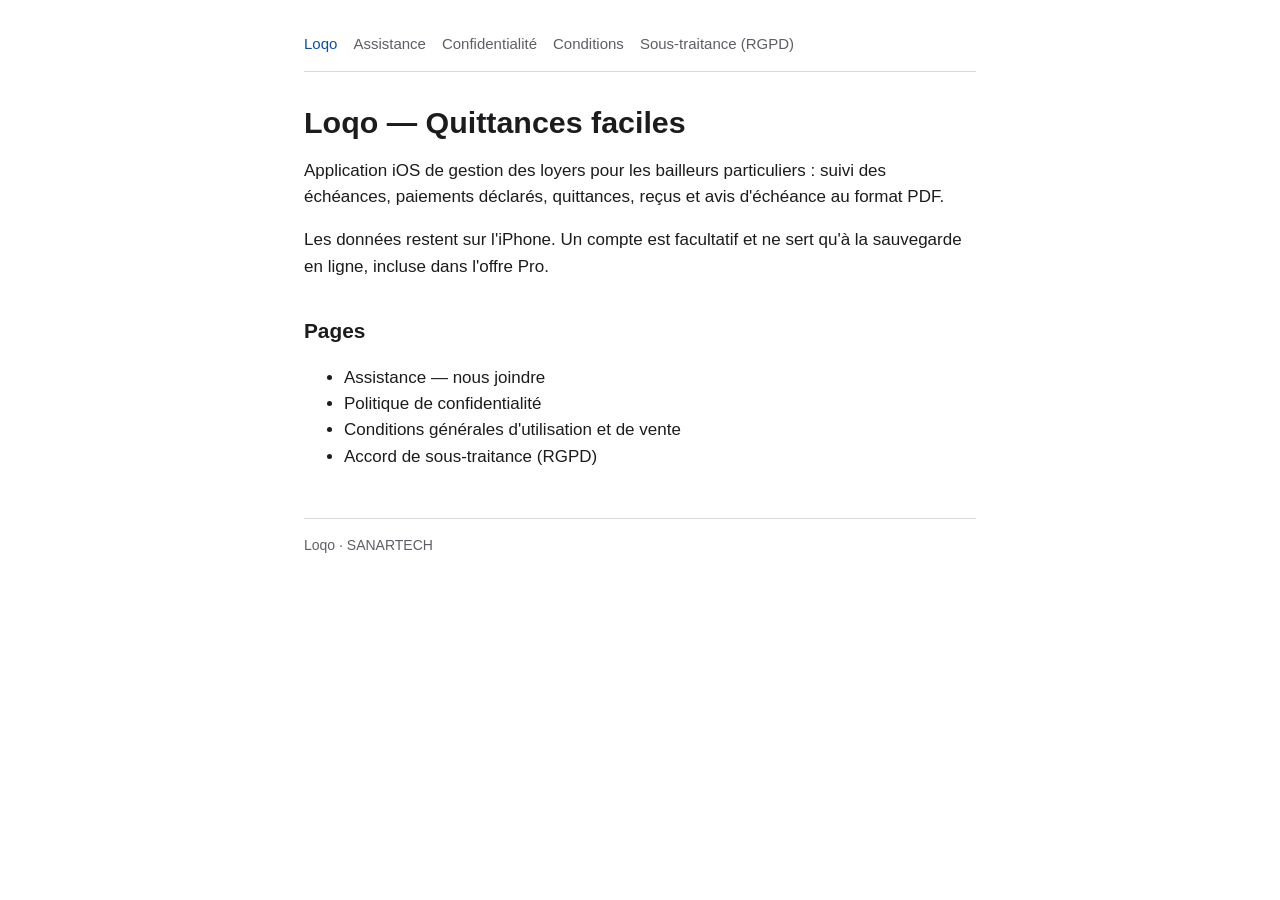
<file: index.html>
<!doctype html>
<html lang="fr">
<head>
<meta charset="utf-8">
<meta name="viewport" content="width=device-width, initial-scale=1">
<title>Quittances faciles — Loqo</title>
<link rel="stylesheet" href="style.css">
</head>
<body>
<div class="wrap">
<nav><a href="index.html" aria-current="page">Loqo</a> <a href="assistance.html">Assistance</a> <a href="confidentialite.html">Confidentialité</a> <a href="conditions.html">Conditions</a> <a href="sous-traitance.html">Sous-traitance (RGPD)</a></nav>
<h1>Loqo — Quittances faciles</h1>
<p>Application iOS de gestion des loyers pour les bailleurs particuliers : suivi des échéances, paiements déclarés, quittances, reçus et avis d&#x27;échéance au format PDF.</p>
<p>Les données restent sur l&#x27;iPhone. Un compte est facultatif et ne sert qu&#x27;à la sauvegarde en ligne, incluse dans l&#x27;offre Pro.</p>
<h2>Pages</h2>
<ul><li>Assistance — nous joindre</li><li>Politique de confidentialité</li><li>Conditions générales d&#x27;utilisation et de vente</li><li>Accord de sous-traitance (RGPD)</li></ul>
<footer>Loqo · SANARTECH</footer>
</div>
</body>
</html>
</file>
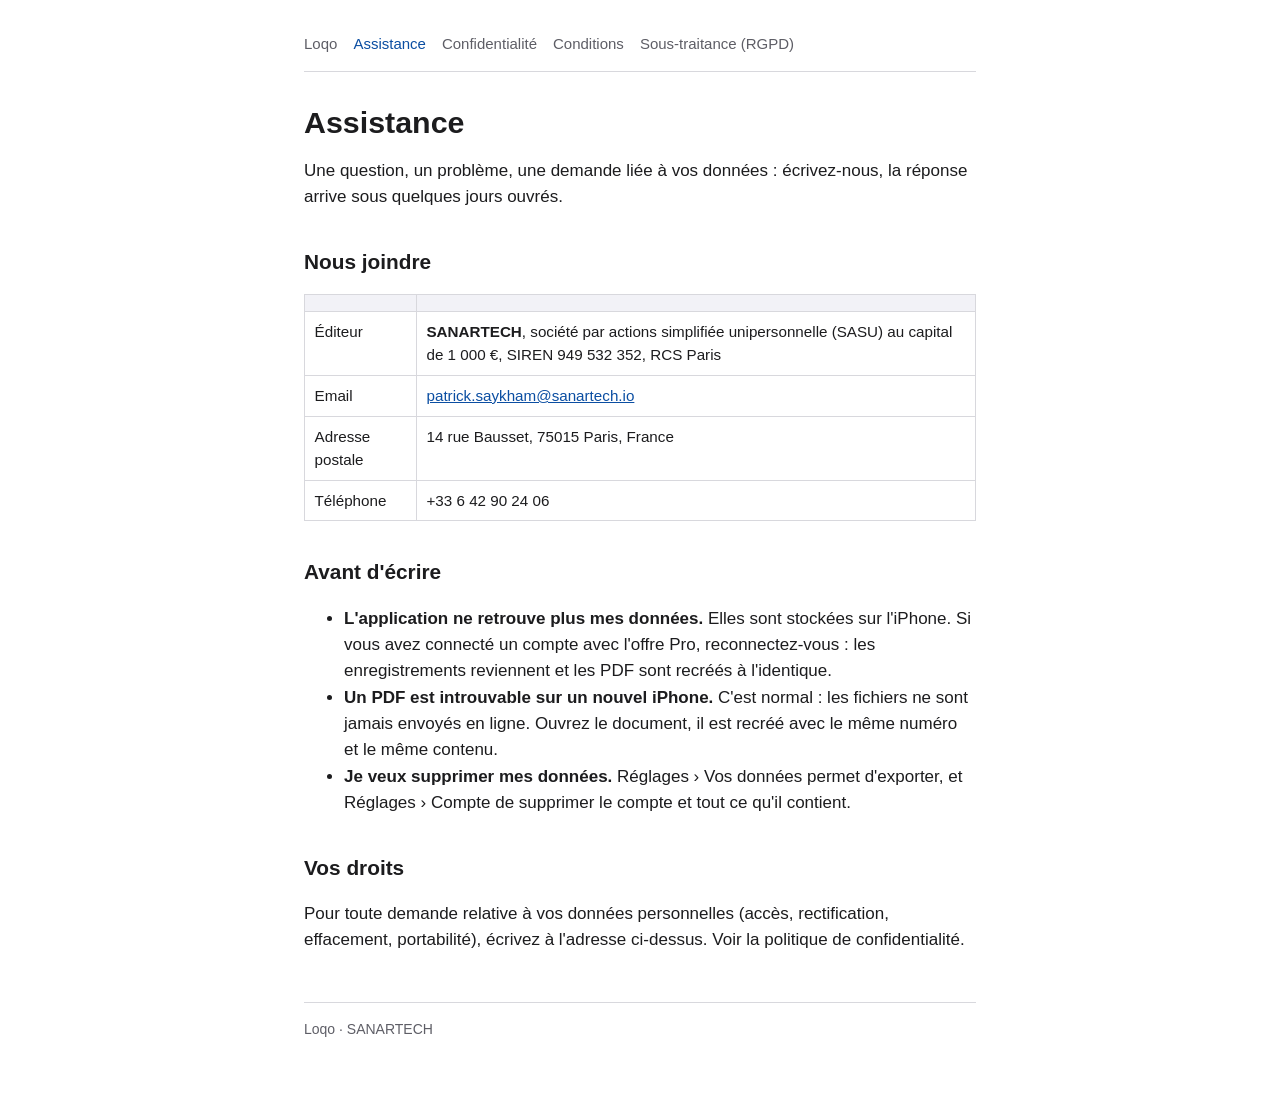
<file: assistance.html>
<!doctype html>
<html lang="fr">
<head>
<meta charset="utf-8">
<meta name="viewport" content="width=device-width, initial-scale=1">
<title>Assistance — Loqo</title>
<link rel="stylesheet" href="style.css">
</head>
<body>
<div class="wrap">
<nav><a href="index.html">Loqo</a> <a href="assistance.html" aria-current="page">Assistance</a> <a href="confidentialite.html">Confidentialité</a> <a href="conditions.html">Conditions</a> <a href="sous-traitance.html">Sous-traitance (RGPD)</a></nav>
<h1>Assistance</h1>
<p>Une question, un problème, une demande liée à vos données : écrivez-nous, la réponse arrive sous quelques jours ouvrés.</p>
<h2>Nous joindre</h2>
<table><thead><tr><th></th><th></th></tr></thead><tbody><tr><td>Éditeur</td><td><strong>SANARTECH</strong>, société par actions simplifiée unipersonnelle (SASU) au capital de 1 000 €, SIREN 949 532 352, RCS Paris</td></tr><tr><td>Email</td><td><a href="mailto:patrick.saykham@sanartech.io">patrick.saykham@sanartech.io</a></td></tr><tr><td>Adresse postale</td><td>14 rue Bausset, 75015 Paris, France</td></tr><tr><td>Téléphone</td><td>+33 6 42 90 24 06</td></tr></tbody></table>
<h2>Avant d&#x27;écrire</h2>
<ul><li><strong>L&#x27;application ne retrouve plus mes données.</strong> Elles sont stockées sur l&#x27;iPhone. Si vous avez connecté un compte avec l&#x27;offre Pro, reconnectez-vous : les enregistrements reviennent et les PDF sont recréés à l&#x27;identique.</li><li><strong>Un PDF est introuvable sur un nouvel iPhone.</strong> C&#x27;est normal : les fichiers ne sont jamais envoyés en ligne. Ouvrez le document, il est recréé avec le même numéro et le même contenu.</li><li><strong>Je veux supprimer mes données.</strong> Réglages › Vos données permet d&#x27;exporter, et Réglages › Compte de supprimer le compte et tout ce qu&#x27;il contient.</li></ul>
<h2>Vos droits</h2>
<p>Pour toute demande relative à vos données personnelles (accès, rectification, effacement, portabilité), écrivez à l&#x27;adresse ci-dessus. Voir la politique de confidentialité.</p>
<footer>Loqo · SANARTECH</footer>
</div>
</body>
</html>
</file>
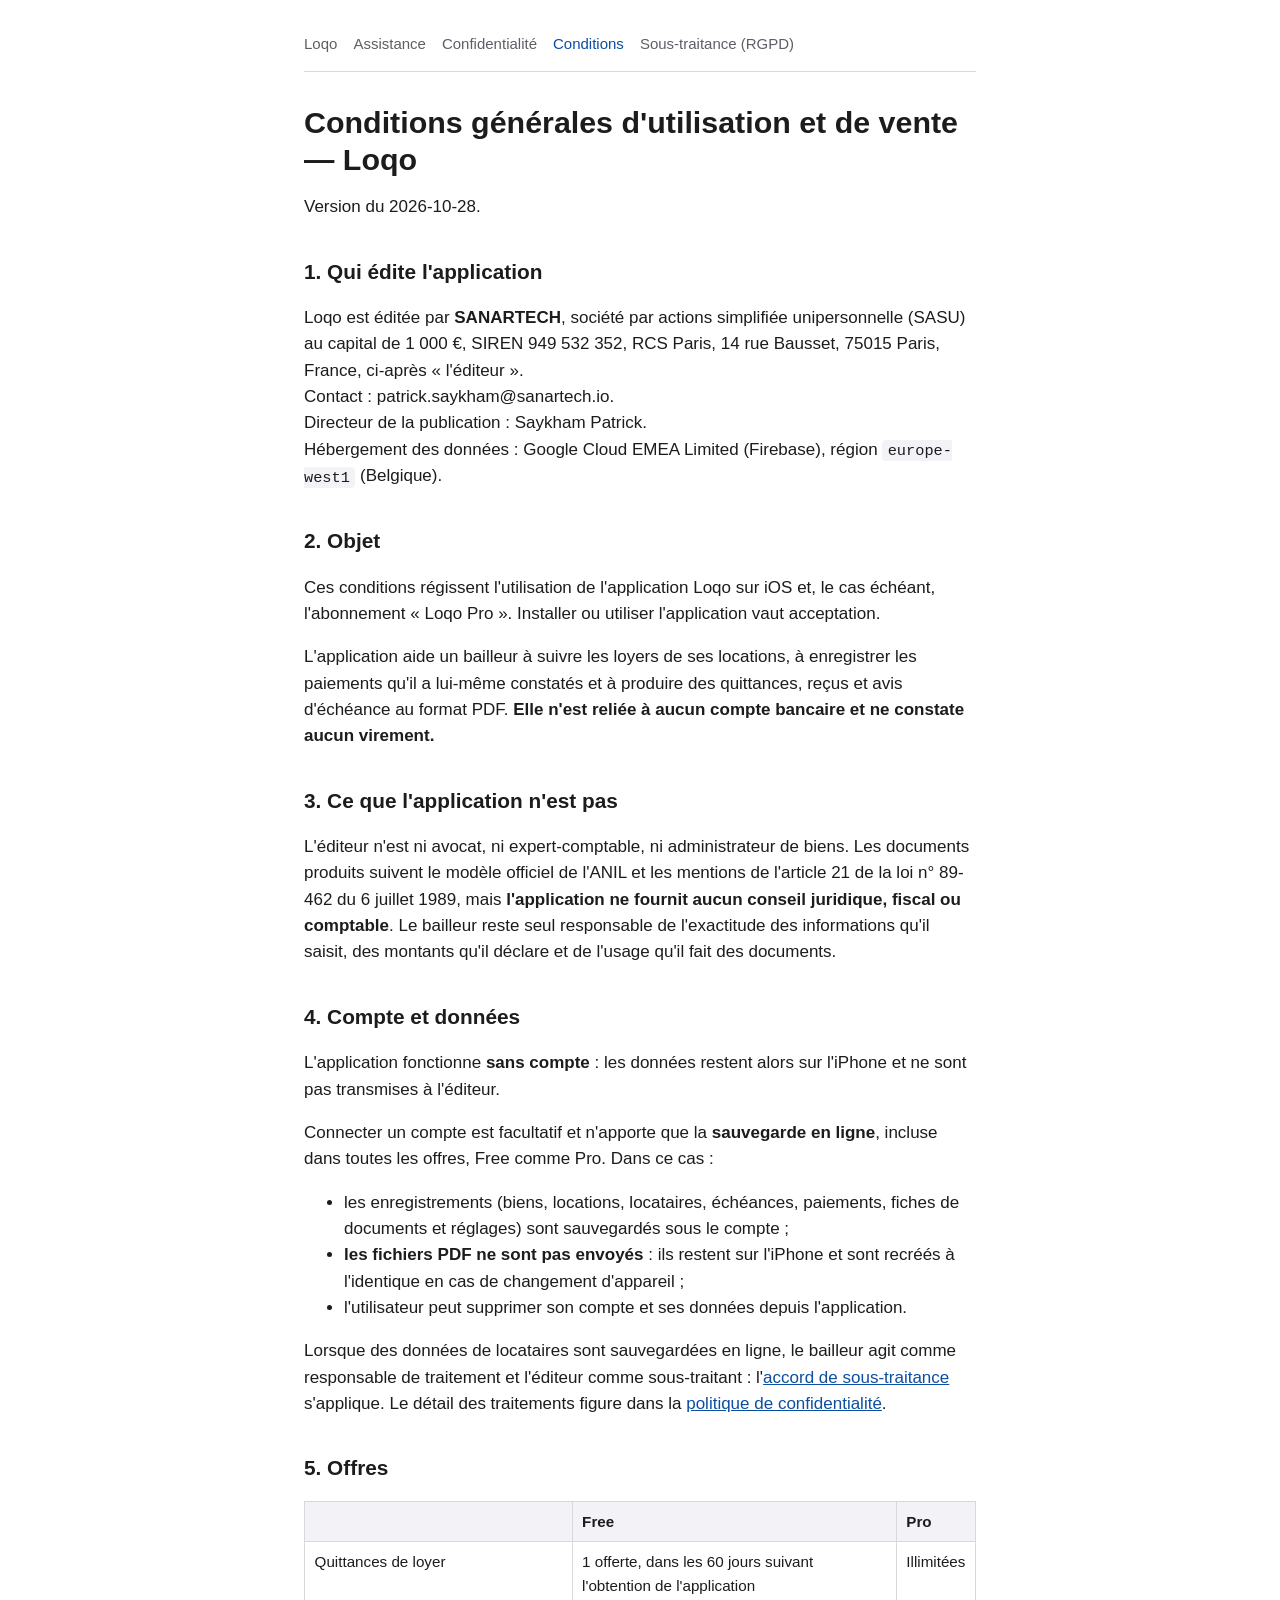
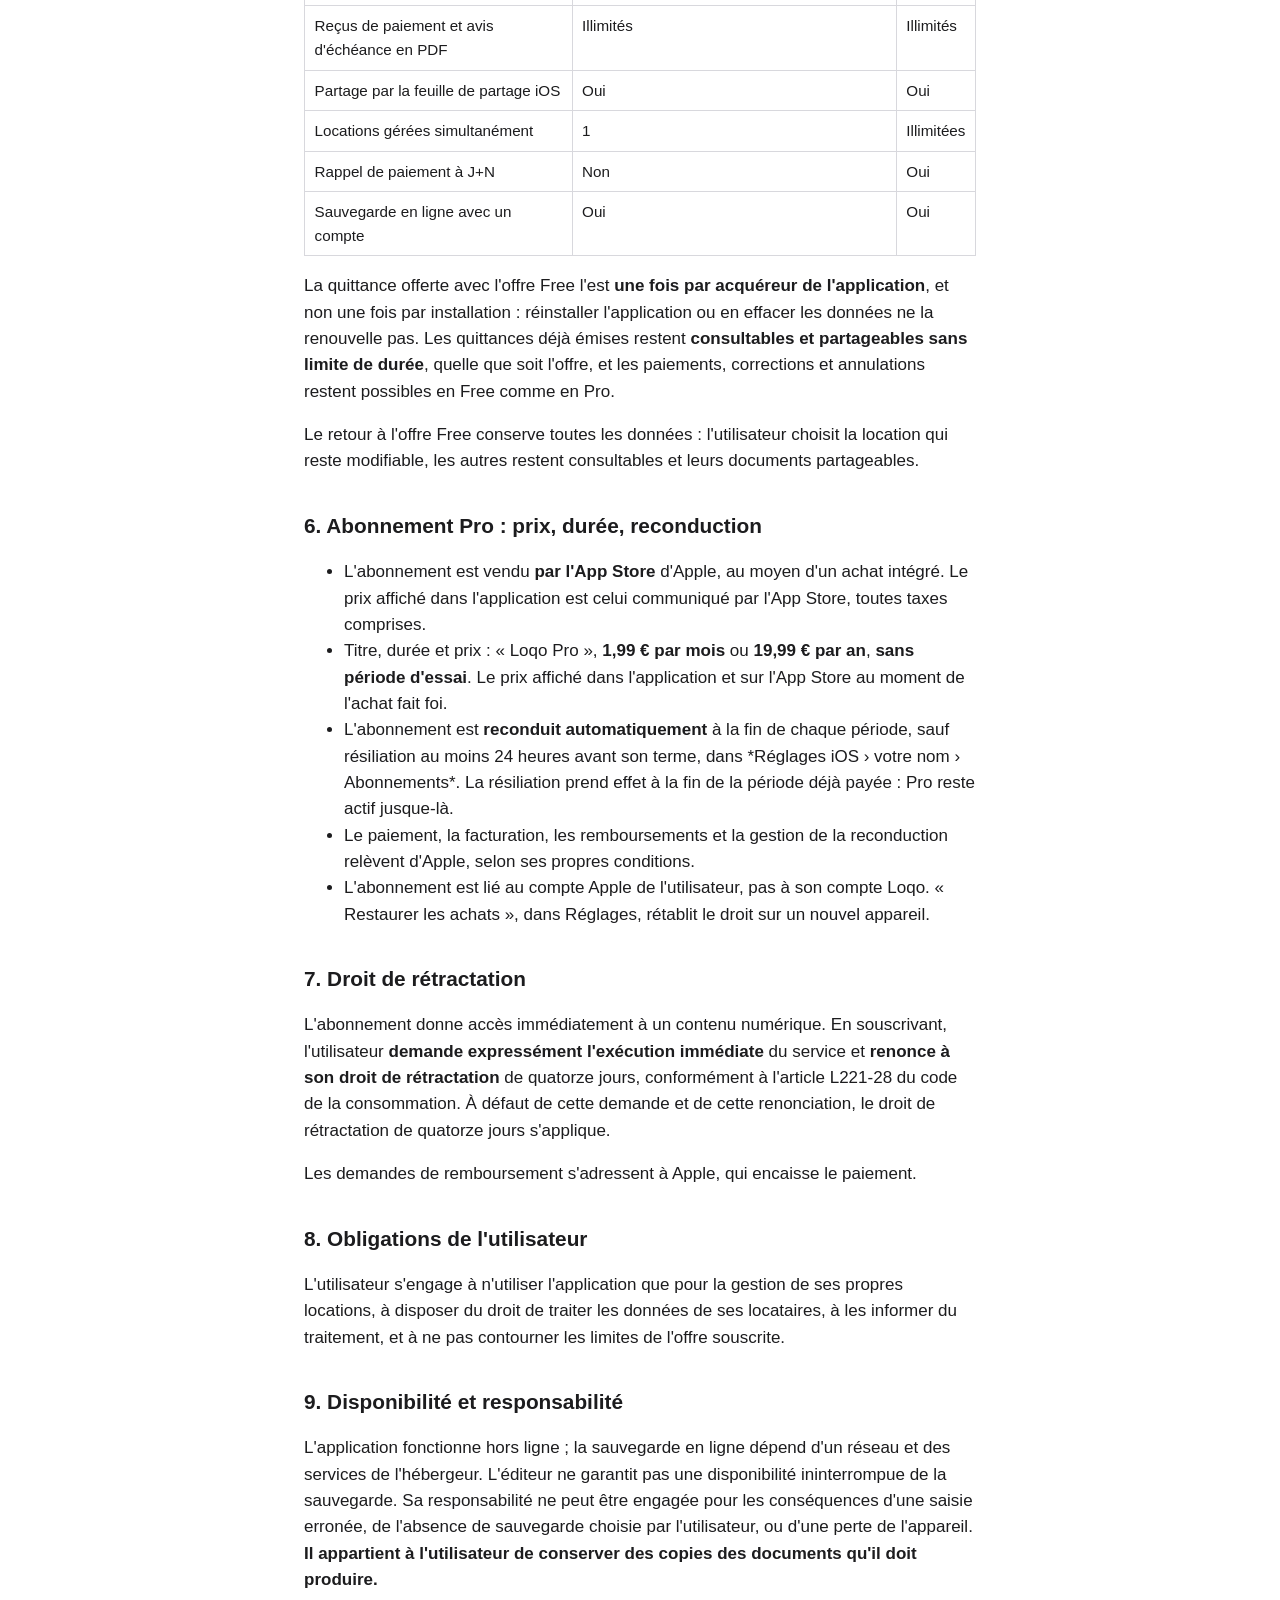
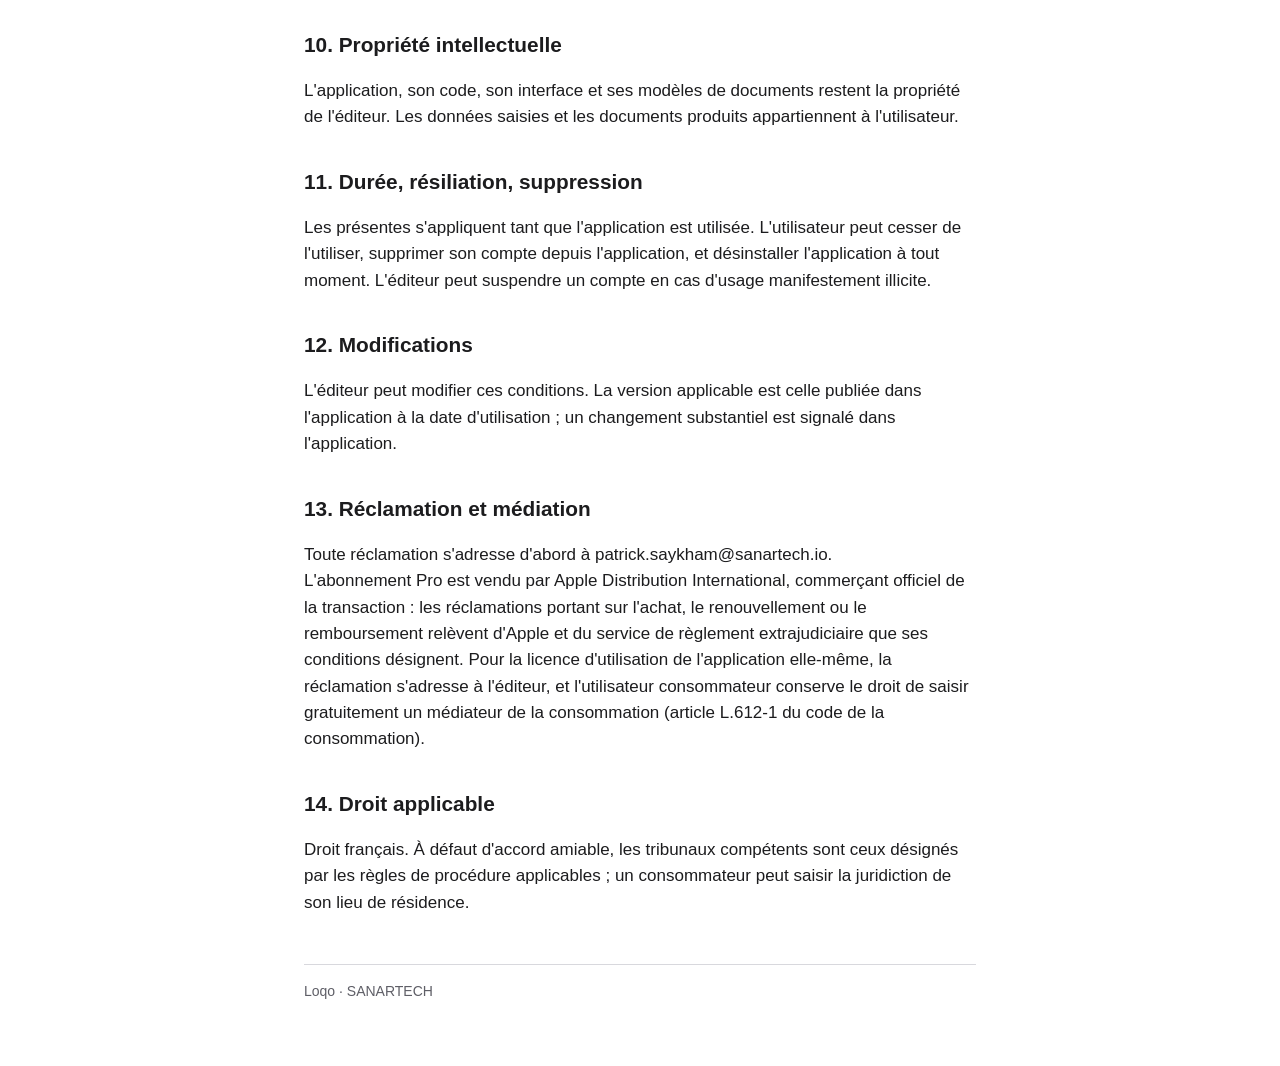
<file: conditions.html>
<!doctype html>
<html lang="fr">
<head>
<meta charset="utf-8">
<meta name="viewport" content="width=device-width, initial-scale=1">
<title>Conditions — Loqo</title>
<link rel="stylesheet" href="style.css">
</head>
<body>
<div class="wrap">
<nav><a href="index.html">Loqo</a> <a href="assistance.html">Assistance</a> <a href="confidentialite.html">Confidentialité</a> <a href="conditions.html" aria-current="page">Conditions</a> <a href="sous-traitance.html">Sous-traitance (RGPD)</a></nav>
<h1>Conditions générales d&#x27;utilisation et de vente — Loqo</h1>
<p>Version du 2026-10-28.</p>
<h2>1. Qui édite l&#x27;application</h2>
<p>Loqo est éditée par <strong>SANARTECH</strong>, société par actions simplifiée unipersonnelle (SASU) au capital de 1 000 €, SIREN 949 532 352, RCS Paris, 14 rue Bausset, 75015 Paris, France, ci-après « l&#x27;éditeur ».<br>Contact : patrick.saykham@sanartech.io.<br>Directeur de la publication : Saykham Patrick.<br>Hébergement des données : Google Cloud EMEA Limited (Firebase), région <code>europe-west1</code> (Belgique).</p>
<h2>2. Objet</h2>
<p>Ces conditions régissent l&#x27;utilisation de l&#x27;application Loqo sur iOS et, le cas échéant, l&#x27;abonnement « Loqo Pro ». Installer ou utiliser l&#x27;application vaut acceptation.</p>
<p>L&#x27;application aide un bailleur à suivre les loyers de ses locations, à enregistrer les paiements qu&#x27;il a lui-même constatés et à produire des quittances, reçus et avis d&#x27;échéance au format PDF. <strong>Elle n&#x27;est reliée à aucun compte bancaire et ne constate aucun virement.</strong></p>
<h2>3. Ce que l&#x27;application n&#x27;est pas</h2>
<p>L&#x27;éditeur n&#x27;est ni avocat, ni expert-comptable, ni administrateur de biens. Les documents produits suivent le modèle officiel de l&#x27;ANIL et les mentions de l&#x27;article 21 de la loi n° 89-462 du 6 juillet 1989, mais <strong>l&#x27;application ne fournit aucun conseil juridique, fiscal ou comptable</strong>. Le bailleur reste seul responsable de l&#x27;exactitude des informations qu&#x27;il saisit, des montants qu&#x27;il déclare et de l&#x27;usage qu&#x27;il fait des documents.</p>
<h2>4. Compte et données</h2>
<p>L&#x27;application fonctionne <strong>sans compte</strong> : les données restent alors sur l&#x27;iPhone et ne sont pas transmises à l&#x27;éditeur.</p>
<p>Connecter un compte est facultatif et n&#x27;apporte que la <strong>sauvegarde en ligne</strong>, incluse dans toutes les offres, Free comme Pro. Dans ce cas :</p>
<ul><li>les enregistrements (biens, locations, locataires, échéances, paiements, fiches de documents et réglages) sont sauvegardés sous le compte ;</li><li><strong>les fichiers PDF ne sont pas envoyés</strong> : ils restent sur l&#x27;iPhone et sont recréés à l&#x27;identique en cas de changement d&#x27;appareil ;</li><li>l&#x27;utilisateur peut supprimer son compte et ses données depuis l&#x27;application.</li></ul>
<p>Lorsque des données de locataires sont sauvegardées en ligne, le bailleur agit comme responsable de traitement et l&#x27;éditeur comme sous-traitant : l&#x27;<a href="sous-traitance.html">accord de sous-traitance</a> s&#x27;applique. Le détail des traitements figure dans la <a href="confidentialite.html">politique de confidentialité</a>.</p>
<h2>5. Offres</h2>
<table><thead><tr><th></th><th>Free</th><th>Pro</th></tr></thead><tbody><tr><td>Quittances de loyer</td><td>1 offerte, dans les 60 jours suivant l&#x27;obtention de l&#x27;application</td><td>Illimitées</td></tr><tr><td>Reçus de paiement et avis d&#x27;échéance en PDF</td><td>Illimités</td><td>Illimités</td></tr><tr><td>Partage par la feuille de partage iOS</td><td>Oui</td><td>Oui</td></tr><tr><td>Locations gérées simultanément</td><td>1</td><td>Illimitées</td></tr><tr><td>Rappel de paiement à J+N</td><td>Non</td><td>Oui</td></tr><tr><td>Sauvegarde en ligne avec un compte</td><td>Oui</td><td>Oui</td></tr></tbody></table>
<p>La quittance offerte avec l&#x27;offre Free l&#x27;est <strong>une fois par acquéreur de l&#x27;application</strong>, et non une fois par installation : réinstaller l&#x27;application ou en effacer les données ne la renouvelle pas. Les quittances déjà émises restent <strong>consultables et partageables sans limite de durée</strong>, quelle que soit l&#x27;offre, et les paiements, corrections et annulations restent possibles en Free comme en Pro.</p>
<p>Le retour à l&#x27;offre Free conserve toutes les données : l&#x27;utilisateur choisit la location qui reste modifiable, les autres restent consultables et leurs documents partageables.</p>
<h2>6. Abonnement Pro : prix, durée, reconduction</h2>
<ul><li>L&#x27;abonnement est vendu <strong>par l&#x27;App Store</strong> d&#x27;Apple, au moyen d&#x27;un achat intégré. Le prix affiché dans l&#x27;application est celui communiqué par l&#x27;App Store, toutes taxes comprises.</li><li>Titre, durée et prix : « Loqo Pro », <strong>1,99 € par mois</strong> ou <strong>19,99 € par an</strong>, <strong>sans période d&#x27;essai</strong>. Le prix affiché dans l&#x27;application et sur l&#x27;App Store au moment de l&#x27;achat fait foi.</li><li>L&#x27;abonnement est <strong>reconduit automatiquement</strong> à la fin de chaque période, sauf résiliation au moins 24 heures avant son terme, dans *Réglages iOS › votre nom › Abonnements*. La résiliation prend effet à la fin de la période déjà payée : Pro reste actif jusque-là.</li><li>Le paiement, la facturation, les remboursements et la gestion de la reconduction relèvent d&#x27;Apple, selon ses propres conditions.</li><li>L&#x27;abonnement est lié au compte Apple de l&#x27;utilisateur, pas à son compte Loqo. « Restaurer les achats », dans Réglages, rétablit le droit sur un nouvel appareil.</li></ul>
<h2>7. Droit de rétractation</h2>
<p>L&#x27;abonnement donne accès immédiatement à un contenu numérique. En souscrivant, l&#x27;utilisateur <strong>demande expressément l&#x27;exécution immédiate</strong> du service et <strong>renonce à son droit de rétractation</strong> de quatorze jours, conformément à l&#x27;article L221-28 du code de la consommation. À défaut de cette demande et de cette renonciation, le droit de rétractation de quatorze jours s&#x27;applique.</p>
<p>Les demandes de remboursement s&#x27;adressent à Apple, qui encaisse le paiement.</p>
<h2>8. Obligations de l&#x27;utilisateur</h2>
<p>L&#x27;utilisateur s&#x27;engage à n&#x27;utiliser l&#x27;application que pour la gestion de ses propres locations, à disposer du droit de traiter les données de ses locataires, à les informer du traitement, et à ne pas contourner les limites de l&#x27;offre souscrite.</p>
<h2>9. Disponibilité et responsabilité</h2>
<p>L&#x27;application fonctionne hors ligne ; la sauvegarde en ligne dépend d&#x27;un réseau et des services de l&#x27;hébergeur. L&#x27;éditeur ne garantit pas une disponibilité ininterrompue de la sauvegarde. Sa responsabilité ne peut être engagée pour les conséquences d&#x27;une saisie erronée, de l&#x27;absence de sauvegarde choisie par l&#x27;utilisateur, ou d&#x27;une perte de l&#x27;appareil. <strong>Il appartient à l&#x27;utilisateur de conserver des copies des documents qu&#x27;il doit produire.</strong></p>
<h2>10. Propriété intellectuelle</h2>
<p>L&#x27;application, son code, son interface et ses modèles de documents restent la propriété de l&#x27;éditeur. Les données saisies et les documents produits appartiennent à l&#x27;utilisateur.</p>
<h2>11. Durée, résiliation, suppression</h2>
<p>Les présentes s&#x27;appliquent tant que l&#x27;application est utilisée. L&#x27;utilisateur peut cesser de l&#x27;utiliser, supprimer son compte depuis l&#x27;application, et désinstaller l&#x27;application à tout moment. L&#x27;éditeur peut suspendre un compte en cas d&#x27;usage manifestement illicite.</p>
<h2>12. Modifications</h2>
<p>L&#x27;éditeur peut modifier ces conditions. La version applicable est celle publiée dans l&#x27;application à la date d&#x27;utilisation ; un changement substantiel est signalé dans l&#x27;application.</p>
<h2>13. Réclamation et médiation</h2>
<p>Toute réclamation s&#x27;adresse d&#x27;abord à patrick.saykham@sanartech.io.<br>L&#x27;abonnement Pro est vendu par Apple Distribution International, commerçant officiel de la transaction : les réclamations portant sur l&#x27;achat, le renouvellement ou le remboursement relèvent d&#x27;Apple et du service de règlement extrajudiciaire que ses conditions désignent. Pour la licence d&#x27;utilisation de l&#x27;application elle-même, la réclamation s&#x27;adresse à l&#x27;éditeur, et l&#x27;utilisateur consommateur conserve le droit de saisir gratuitement un médiateur de la consommation (article L.612-1 du code de la consommation).</p>
<h2>14. Droit applicable</h2>
<p>Droit français. À défaut d&#x27;accord amiable, les tribunaux compétents sont ceux désignés par les règles de procédure applicables ; un consommateur peut saisir la juridiction de son lieu de résidence.</p>
<footer>Loqo · SANARTECH</footer>
</div>
</body>
</html>
</file>
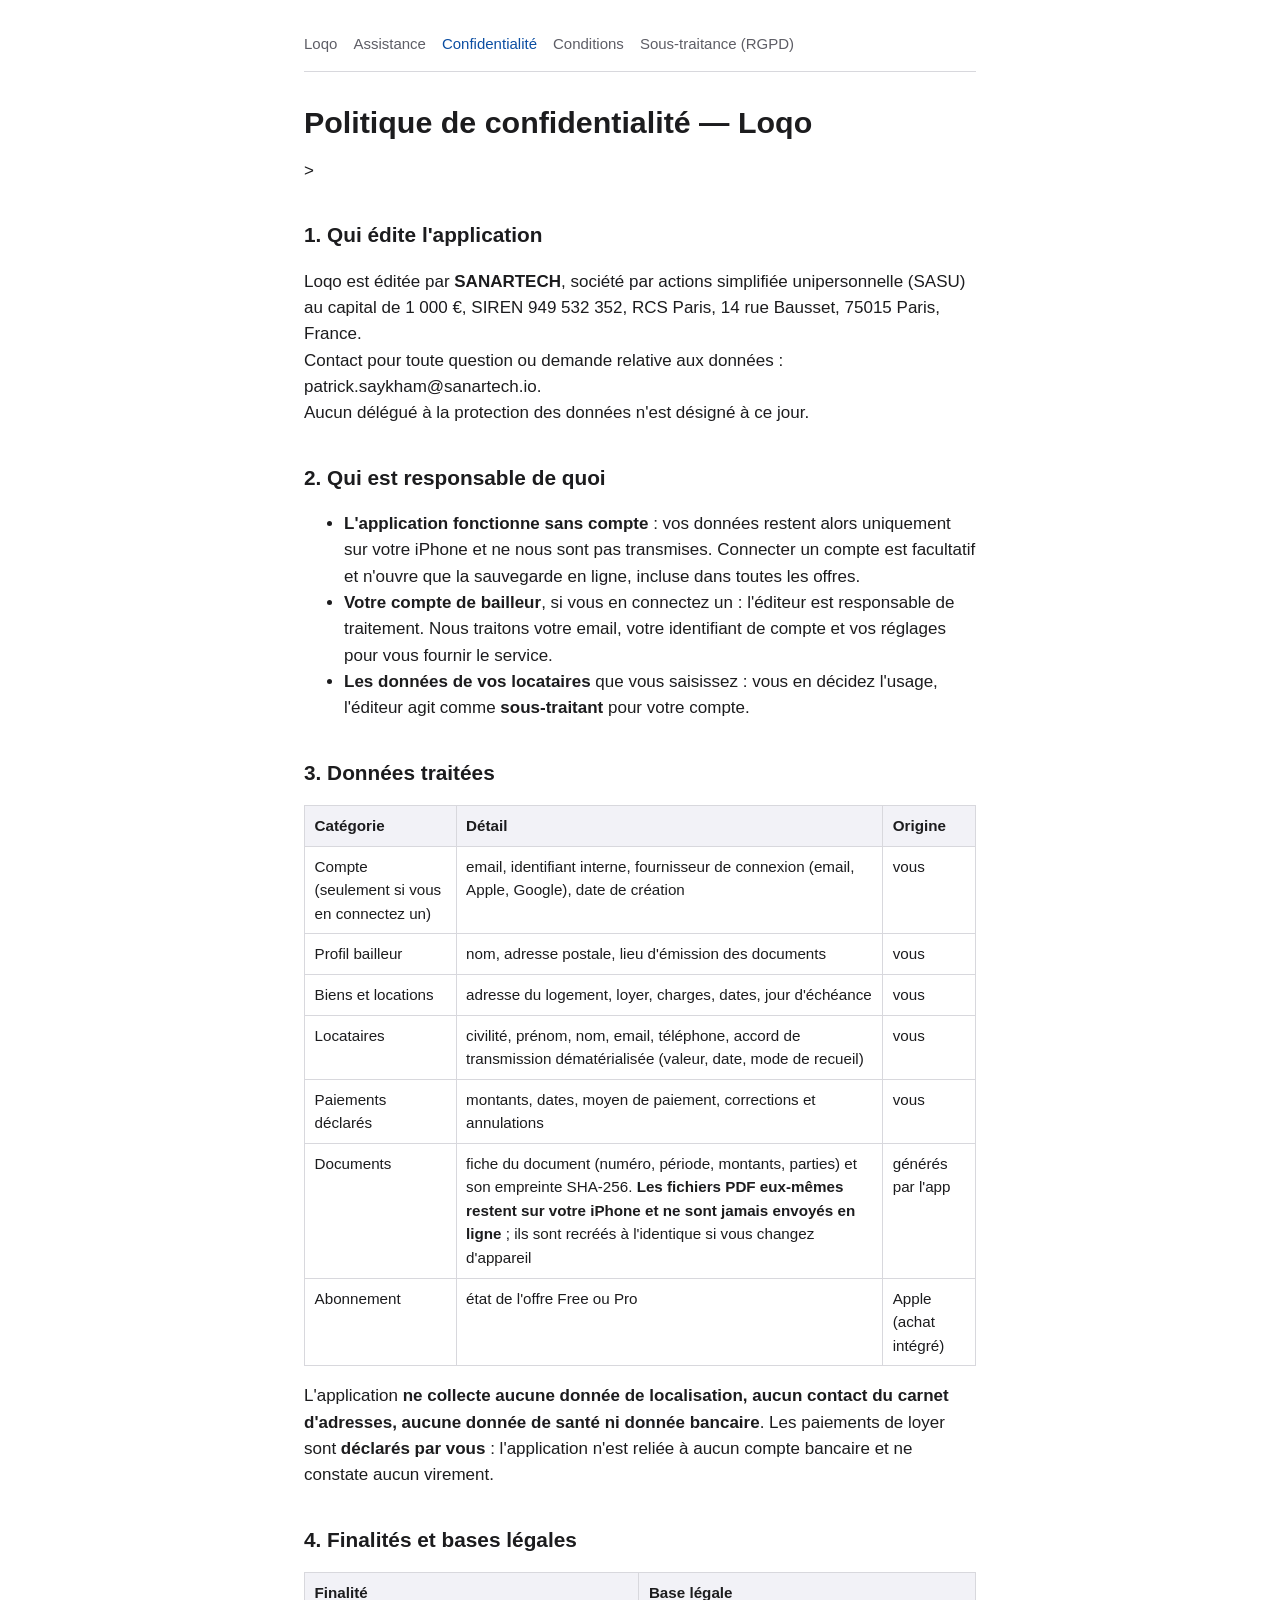
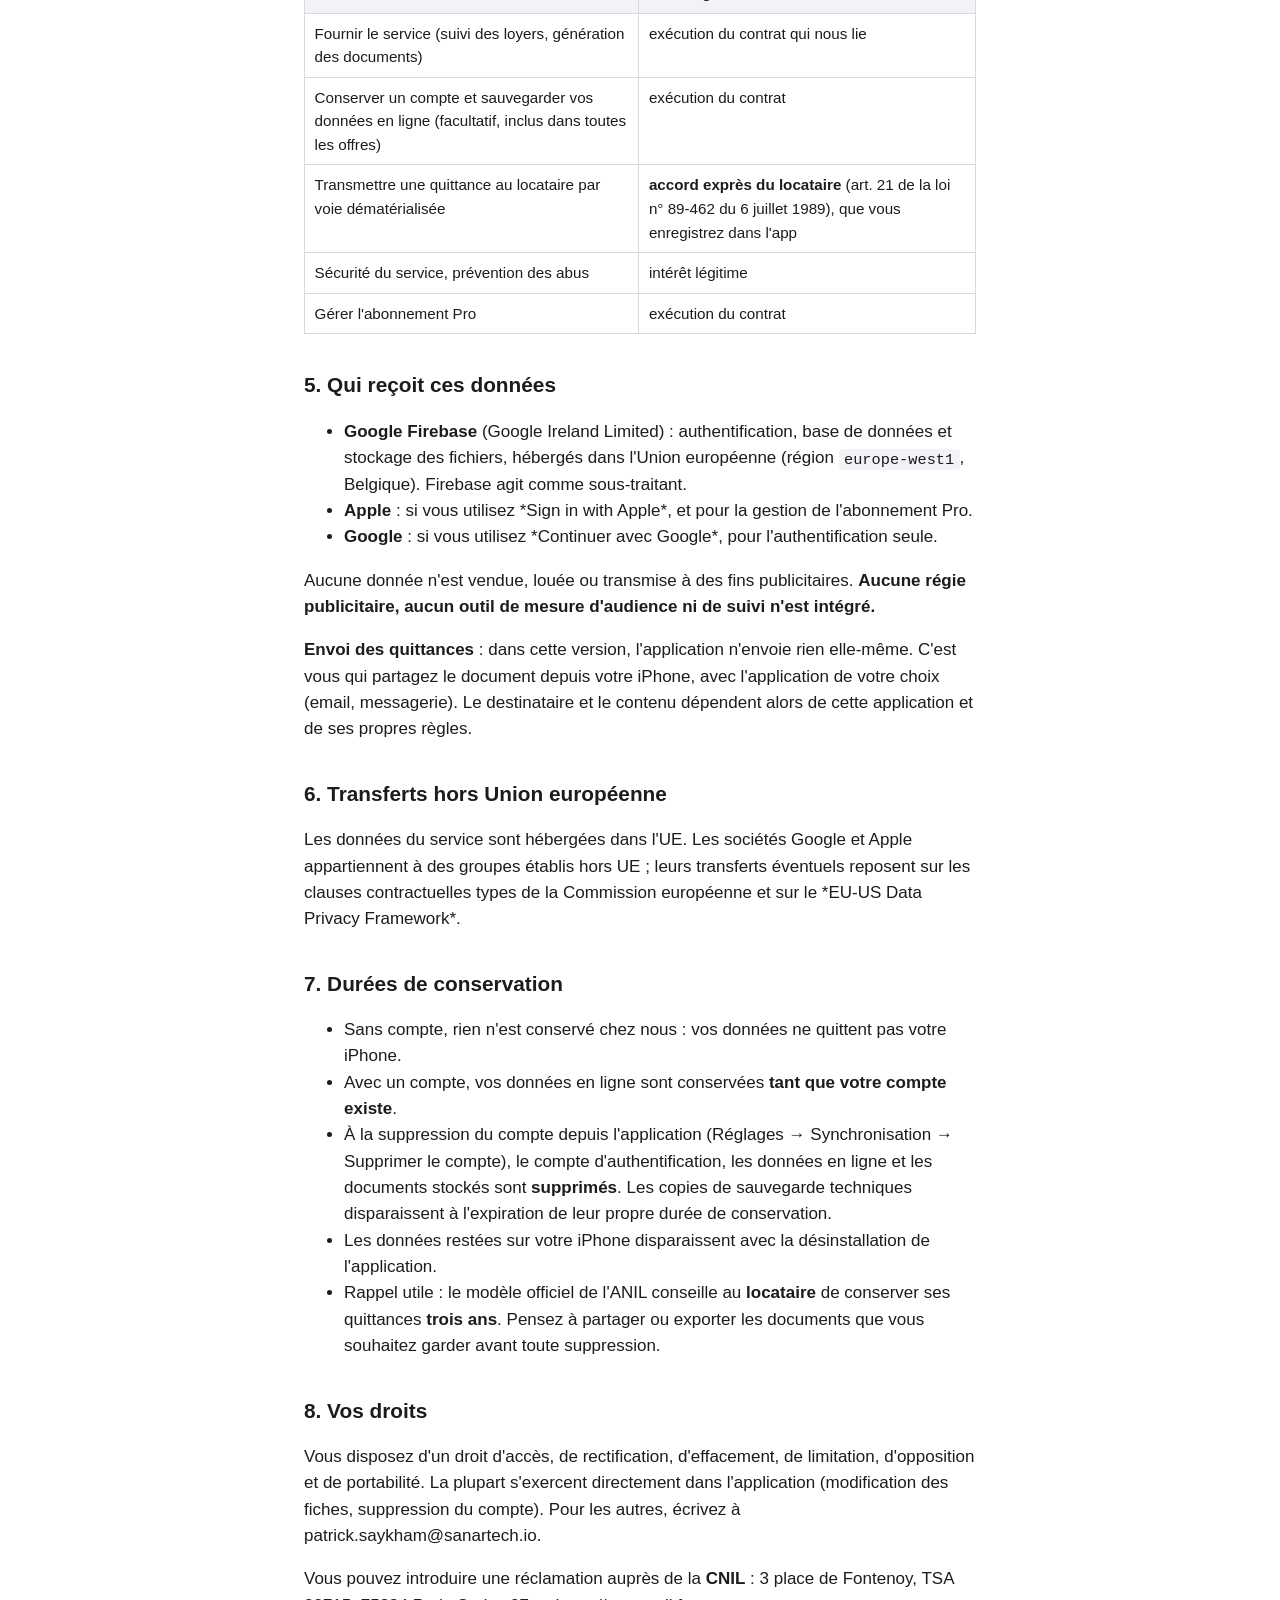
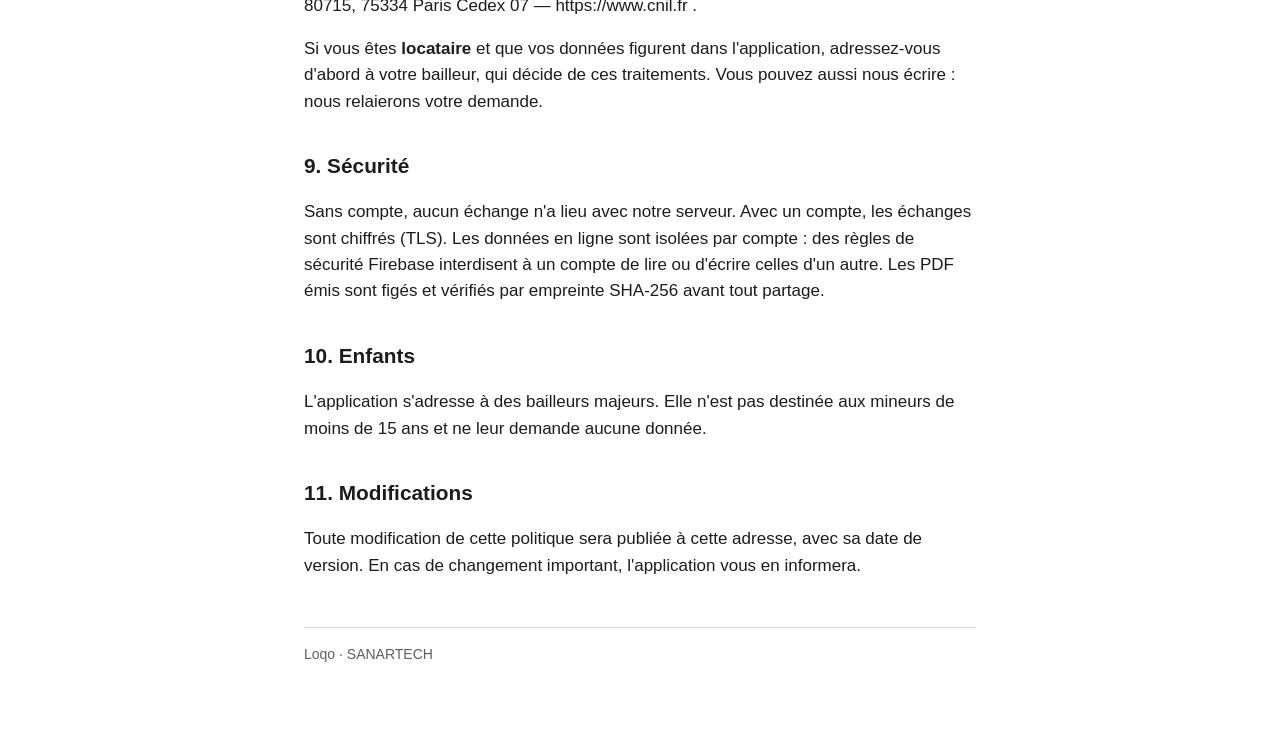
<file: confidentialite.html>
<!doctype html>
<html lang="fr">
<head>
<meta charset="utf-8">
<meta name="viewport" content="width=device-width, initial-scale=1">
<title>Confidentialité — Loqo</title>
<link rel="stylesheet" href="style.css">
</head>
<body>
<div class="wrap">
<nav><a href="index.html">Loqo</a> <a href="assistance.html">Assistance</a> <a href="confidentialite.html" aria-current="page">Confidentialité</a> <a href="conditions.html">Conditions</a> <a href="sous-traitance.html">Sous-traitance (RGPD)</a></nav>
<h1>Politique de confidentialité — Loqo</h1>
<p>&gt;</p>
<h2>1. Qui édite l&#x27;application</h2>
<p>Loqo est éditée par <strong>SANARTECH</strong>, société par actions simplifiée unipersonnelle (SASU) au capital de 1 000 €, SIREN 949 532 352, RCS Paris, 14 rue Bausset, 75015 Paris, France.<br>Contact pour toute question ou demande relative aux données : patrick.saykham@sanartech.io.<br>Aucun délégué à la protection des données n&#x27;est désigné à ce jour.</p>
<h2>2. Qui est responsable de quoi</h2>
<ul><li><strong>L&#x27;application fonctionne sans compte</strong> : vos données restent alors uniquement sur votre iPhone et ne nous sont pas transmises. Connecter un compte est facultatif et n&#x27;ouvre que la sauvegarde en ligne, incluse dans toutes les offres.</li><li><strong>Votre compte de bailleur</strong>, si vous en connectez un : l&#x27;éditeur est responsable de traitement. Nous traitons votre email, votre identifiant de compte et vos réglages pour vous fournir le service.</li><li><strong>Les données de vos locataires</strong> que vous saisissez : vous en décidez l&#x27;usage, l&#x27;éditeur agit comme <strong>sous-traitant</strong> pour votre compte.</li></ul>
<h2>3. Données traitées</h2>
<table><thead><tr><th>Catégorie</th><th>Détail</th><th>Origine</th></tr></thead><tbody><tr><td>Compte (seulement si vous en connectez un)</td><td>email, identifiant interne, fournisseur de connexion (email, Apple, Google), date de création</td><td>vous</td></tr><tr><td>Profil bailleur</td><td>nom, adresse postale, lieu d&#x27;émission des documents</td><td>vous</td></tr><tr><td>Biens et locations</td><td>adresse du logement, loyer, charges, dates, jour d&#x27;échéance</td><td>vous</td></tr><tr><td>Locataires</td><td>civilité, prénom, nom, email, téléphone, accord de transmission dématérialisée (valeur, date, mode de recueil)</td><td>vous</td></tr><tr><td>Paiements déclarés</td><td>montants, dates, moyen de paiement, corrections et annulations</td><td>vous</td></tr><tr><td>Documents</td><td>fiche du document (numéro, période, montants, parties) et son empreinte SHA-256. <strong>Les fichiers PDF eux-mêmes restent sur votre iPhone et ne sont jamais envoyés en ligne</strong> ; ils sont recréés à l&#x27;identique si vous changez d&#x27;appareil</td><td>générés par l&#x27;app</td></tr><tr><td>Abonnement</td><td>état de l&#x27;offre Free ou Pro</td><td>Apple (achat intégré)</td></tr></tbody></table>
<p>L&#x27;application <strong>ne collecte aucune donnée de localisation, aucun contact du carnet d&#x27;adresses, aucune donnée de santé ni donnée bancaire</strong>. Les paiements de loyer sont <strong>déclarés par vous</strong> : l&#x27;application n&#x27;est reliée à aucun compte bancaire et ne constate aucun virement.</p>
<h2>4. Finalités et bases légales</h2>
<table><thead><tr><th>Finalité</th><th>Base légale</th></tr></thead><tbody><tr><td>Fournir le service (suivi des loyers, génération des documents)</td><td>exécution du contrat qui nous lie</td></tr><tr><td>Conserver un compte et sauvegarder vos données en ligne (facultatif, inclus dans toutes les offres)</td><td>exécution du contrat</td></tr><tr><td>Transmettre une quittance au locataire par voie dématérialisée</td><td><strong>accord exprès du locataire</strong> (art. 21 de la loi n° 89-462 du 6 juillet 1989), que vous enregistrez dans l&#x27;app</td></tr><tr><td>Sécurité du service, prévention des abus</td><td>intérêt légitime</td></tr><tr><td>Gérer l&#x27;abonnement Pro</td><td>exécution du contrat</td></tr></tbody></table>
<h2>5. Qui reçoit ces données</h2>
<ul><li><strong>Google Firebase</strong> (Google Ireland Limited) : authentification, base de données et stockage des fichiers, hébergés dans l&#x27;Union européenne (région <code>europe-west1</code>, Belgique). Firebase agit comme sous-traitant.</li><li><strong>Apple</strong> : si vous utilisez *Sign in with Apple*, et pour la gestion de l&#x27;abonnement Pro.</li><li><strong>Google</strong> : si vous utilisez *Continuer avec Google*, pour l&#x27;authentification seule.</li></ul>
<p>Aucune donnée n&#x27;est vendue, louée ou transmise à des fins publicitaires. <strong>Aucune régie publicitaire, aucun outil de mesure d&#x27;audience ni de suivi n&#x27;est intégré.</strong></p>
<p><strong>Envoi des quittances</strong> : dans cette version, l&#x27;application n&#x27;envoie rien elle-même. C&#x27;est vous qui partagez le document depuis votre iPhone, avec l&#x27;application de votre choix (email, messagerie). Le destinataire et le contenu dépendent alors de cette application et de ses propres règles.</p>
<h2>6. Transferts hors Union européenne</h2>
<p>Les données du service sont hébergées dans l&#x27;UE. Les sociétés Google et Apple appartiennent à des groupes établis hors UE ; leurs transferts éventuels reposent sur les clauses contractuelles types de la Commission européenne et sur le *EU-US Data Privacy Framework*.</p>
<h2>7. Durées de conservation</h2>
<ul><li>Sans compte, rien n&#x27;est conservé chez nous : vos données ne quittent pas votre iPhone.</li><li>Avec un compte, vos données en ligne sont conservées <strong>tant que votre compte existe</strong>.</li><li>À la suppression du compte depuis l&#x27;application (Réglages → Synchronisation → Supprimer le compte), le compte d&#x27;authentification, les données en ligne et les documents stockés sont <strong>supprimés</strong>. Les copies de sauvegarde techniques disparaissent à l&#x27;expiration de leur propre durée de conservation.</li><li>Les données restées sur votre iPhone disparaissent avec la désinstallation de l&#x27;application.</li><li>Rappel utile : le modèle officiel de l&#x27;ANIL conseille au <strong>locataire</strong> de conserver ses quittances <strong>trois ans</strong>. Pensez à partager ou exporter les documents que vous souhaitez garder avant toute suppression.</li></ul>
<h2>8. Vos droits</h2>
<p>Vous disposez d&#x27;un droit d&#x27;accès, de rectification, d&#x27;effacement, de limitation, d&#x27;opposition et de portabilité. La plupart s&#x27;exercent directement dans l&#x27;application (modification des fiches, suppression du compte). Pour les autres, écrivez à patrick.saykham@sanartech.io.</p>
<p>Vous pouvez introduire une réclamation auprès de la <strong>CNIL</strong> : 3 place de Fontenoy, TSA 80715, 75334 Paris Cedex 07 — https://www.cnil.fr .</p>
<p>Si vous êtes <strong>locataire</strong> et que vos données figurent dans l&#x27;application, adressez-vous d&#x27;abord à votre bailleur, qui décide de ces traitements. Vous pouvez aussi nous écrire : nous relaierons votre demande.</p>
<h2>9. Sécurité</h2>
<p>Sans compte, aucun échange n&#x27;a lieu avec notre serveur. Avec un compte, les échanges sont chiffrés (TLS). Les données en ligne sont isolées par compte : des règles de sécurité Firebase interdisent à un compte de lire ou d&#x27;écrire celles d&#x27;un autre. Les PDF émis sont figés et vérifiés par empreinte SHA-256 avant tout partage.</p>
<h2>10. Enfants</h2>
<p>L&#x27;application s&#x27;adresse à des bailleurs majeurs. Elle n&#x27;est pas destinée aux mineurs de moins de 15 ans et ne leur demande aucune donnée.</p>
<h2>11. Modifications</h2>
<p>Toute modification de cette politique sera publiée à cette adresse, avec sa date de version. En cas de changement important, l&#x27;application vous en informera.</p>
<footer>Loqo · SANARTECH</footer>
</div>
</body>
</html>
</file>
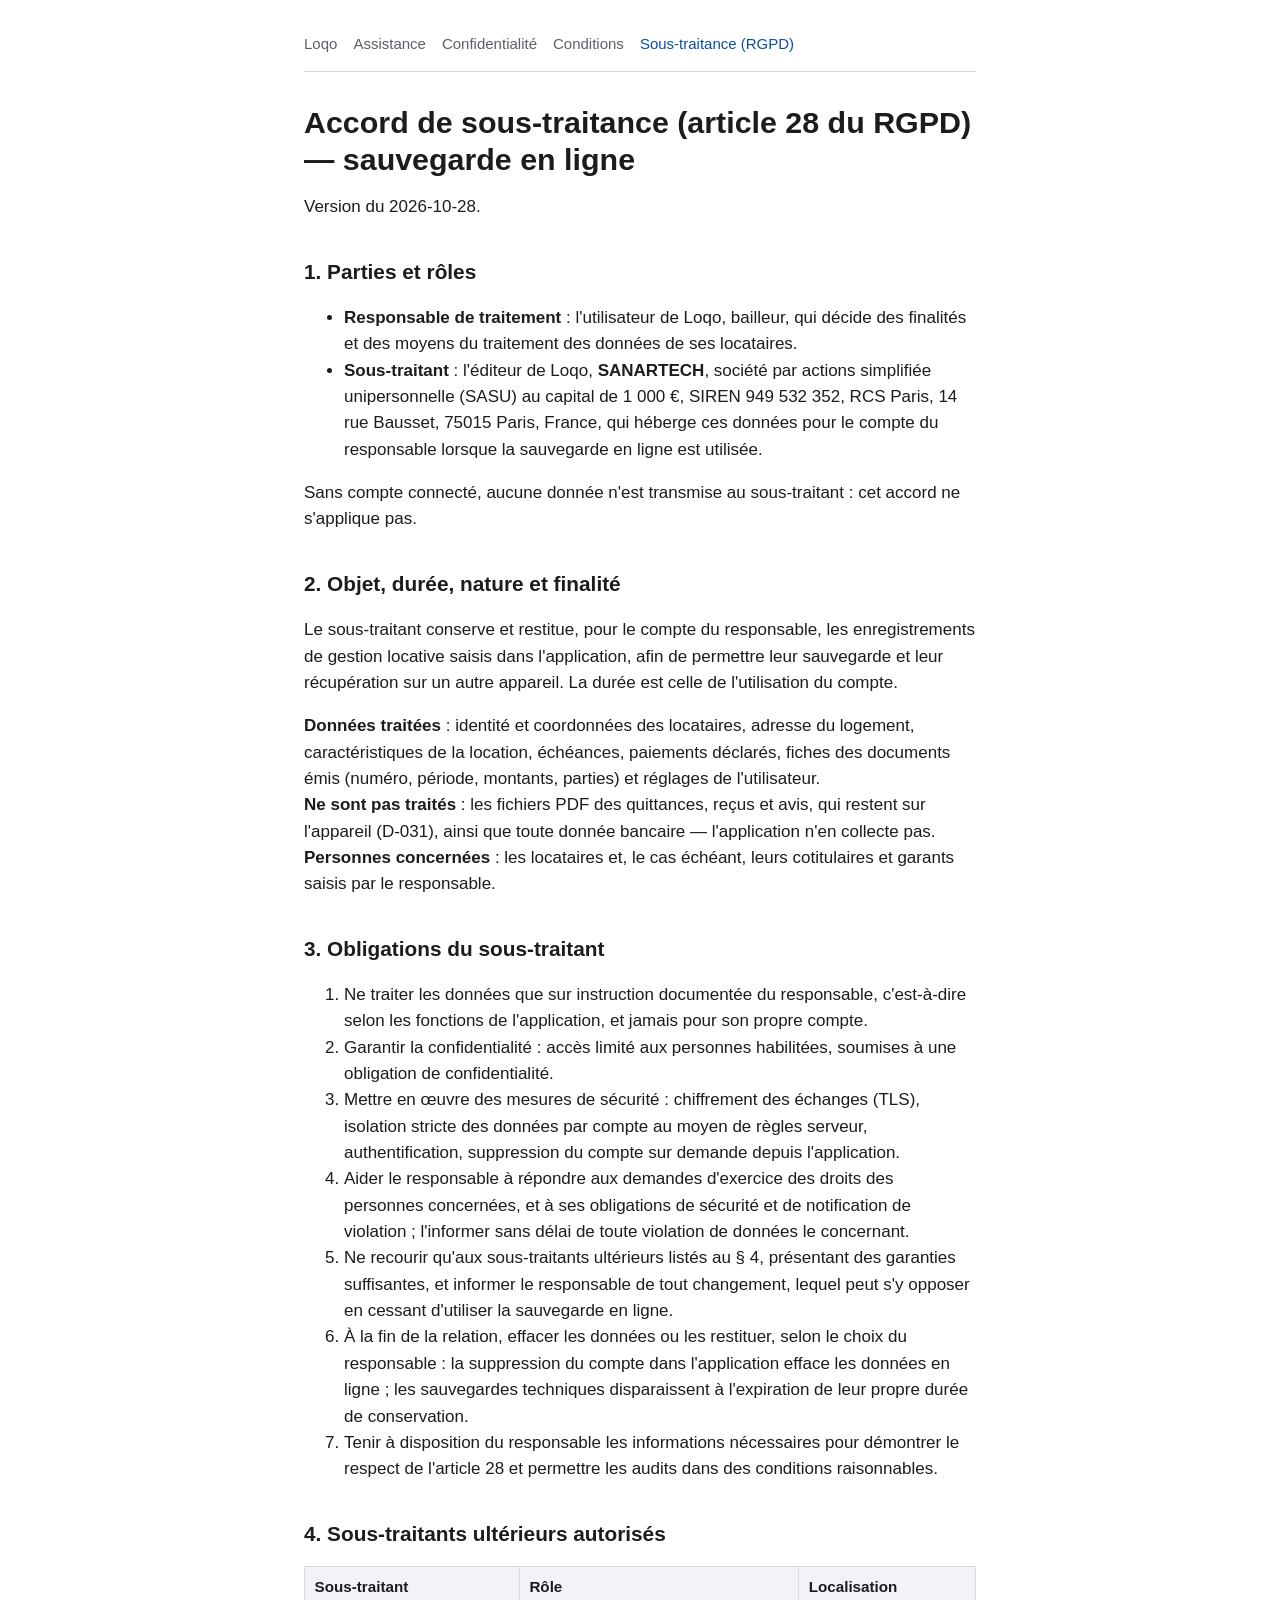
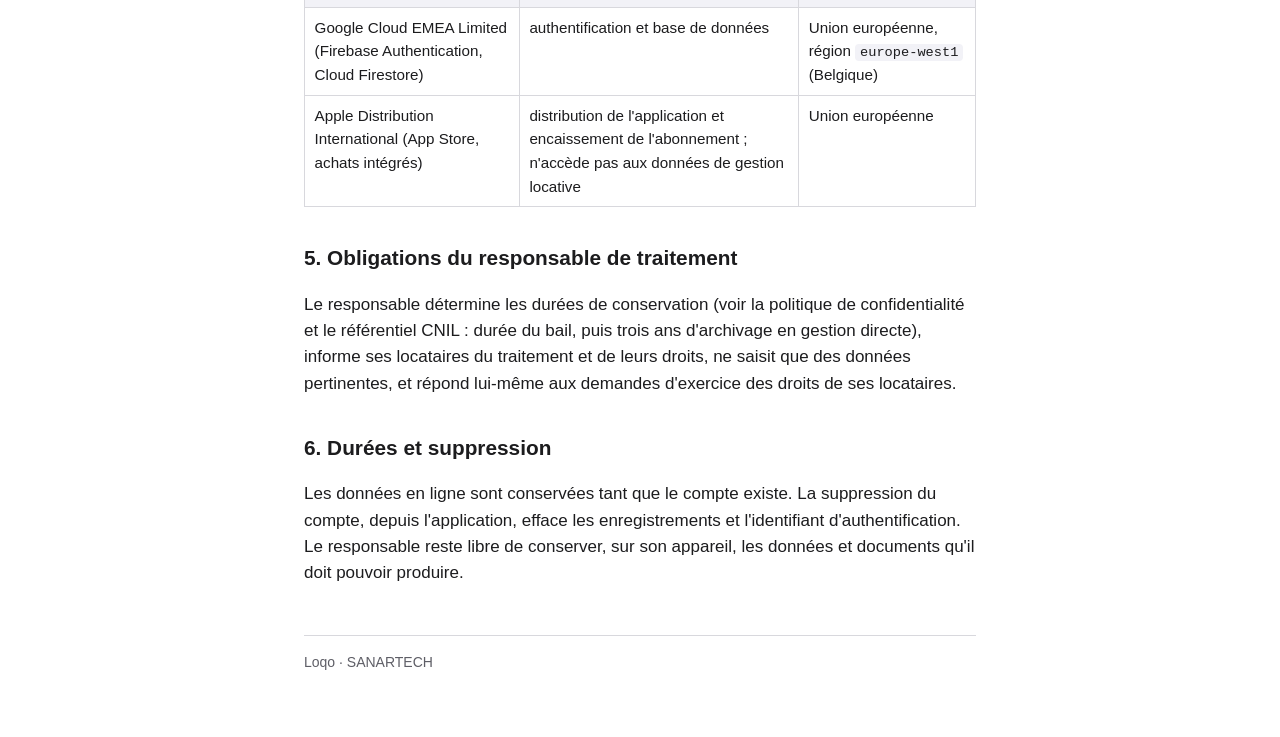
<file: sous-traitance.html>
<!doctype html>
<html lang="fr">
<head>
<meta charset="utf-8">
<meta name="viewport" content="width=device-width, initial-scale=1">
<title>Sous-traitance (RGPD) — Loqo</title>
<link rel="stylesheet" href="style.css">
</head>
<body>
<div class="wrap">
<nav><a href="index.html">Loqo</a> <a href="assistance.html">Assistance</a> <a href="confidentialite.html">Confidentialité</a> <a href="conditions.html">Conditions</a> <a href="sous-traitance.html" aria-current="page">Sous-traitance (RGPD)</a></nav>
<h1>Accord de sous-traitance (article 28 du RGPD) — sauvegarde en ligne</h1>
<p>Version du 2026-10-28.</p>
<h2>1. Parties et rôles</h2>
<ul><li><strong>Responsable de traitement</strong> : l&#x27;utilisateur de Loqo, bailleur, qui décide des finalités et des moyens du traitement des données de ses locataires.</li><li><strong>Sous-traitant</strong> : l&#x27;éditeur de Loqo, <strong>SANARTECH</strong>, société par actions simplifiée unipersonnelle (SASU) au capital de 1 000 €, SIREN 949 532 352, RCS Paris, 14 rue Bausset, 75015 Paris, France, qui héberge ces données pour le compte du responsable lorsque la sauvegarde en ligne est utilisée.</li></ul>
<p>Sans compte connecté, aucune donnée n&#x27;est transmise au sous-traitant : cet accord ne s&#x27;applique pas.</p>
<h2>2. Objet, durée, nature et finalité</h2>
<p>Le sous-traitant conserve et restitue, pour le compte du responsable, les enregistrements de gestion locative saisis dans l&#x27;application, afin de permettre leur sauvegarde et leur récupération sur un autre appareil. La durée est celle de l&#x27;utilisation du compte.</p>
<p><strong>Données traitées</strong> : identité et coordonnées des locataires, adresse du logement, caractéristiques de la location, échéances, paiements déclarés, fiches des documents émis (numéro, période, montants, parties) et réglages de l&#x27;utilisateur.<br><strong>Ne sont pas traités</strong> : les fichiers PDF des quittances, reçus et avis, qui restent sur l&#x27;appareil (D-031), ainsi que toute donnée bancaire — l&#x27;application n&#x27;en collecte pas.<br><strong>Personnes concernées</strong> : les locataires et, le cas échéant, leurs cotitulaires et garants saisis par le responsable.</p>
<h2>3. Obligations du sous-traitant</h2>
<ol><li>Ne traiter les données que sur instruction documentée du responsable, c&#x27;est-à-dire selon les fonctions de l&#x27;application, et jamais pour son propre compte.</li><li>Garantir la confidentialité : accès limité aux personnes habilitées, soumises à une obligation de confidentialité.</li><li>Mettre en œuvre des mesures de sécurité : chiffrement des échanges (TLS), isolation stricte des données par compte au moyen de règles serveur, authentification, suppression du compte sur demande depuis l&#x27;application.</li><li>Aider le responsable à répondre aux demandes d&#x27;exercice des droits des personnes concernées, et à ses obligations de sécurité et de notification de violation ; l&#x27;informer sans délai de toute violation de données le concernant.</li><li>Ne recourir qu&#x27;aux sous-traitants ultérieurs listés au § 4, présentant des garanties suffisantes, et informer le responsable de tout changement, lequel peut s&#x27;y opposer en cessant d&#x27;utiliser la sauvegarde en ligne.</li><li>À la fin de la relation, effacer les données ou les restituer, selon le choix du responsable : la suppression du compte dans l&#x27;application efface les données en ligne ; les sauvegardes techniques disparaissent à l&#x27;expiration de leur propre durée de conservation.</li><li>Tenir à disposition du responsable les informations nécessaires pour démontrer le respect de l&#x27;article 28 et permettre les audits dans des conditions raisonnables.</li></ol>
<h2>4. Sous-traitants ultérieurs autorisés</h2>
<table><thead><tr><th>Sous-traitant</th><th>Rôle</th><th>Localisation</th></tr></thead><tbody><tr><td>Google Cloud EMEA Limited (Firebase Authentication, Cloud Firestore)</td><td>authentification et base de données</td><td>Union européenne, région <code>europe-west1</code> (Belgique)</td></tr><tr><td>Apple Distribution International (App Store, achats intégrés)</td><td>distribution de l&#x27;application et encaissement de l&#x27;abonnement ; n&#x27;accède pas aux données de gestion locative</td><td>Union européenne</td></tr></tbody></table>
<h2>5. Obligations du responsable de traitement</h2>
<p>Le responsable détermine les durées de conservation (voir la politique de confidentialité et le référentiel CNIL : durée du bail, puis trois ans d&#x27;archivage en gestion directe), informe ses locataires du traitement et de leurs droits, ne saisit que des données pertinentes, et répond lui-même aux demandes d&#x27;exercice des droits de ses locataires.</p>
<h2>6. Durées et suppression</h2>
<p>Les données en ligne sont conservées tant que le compte existe. La suppression du compte, depuis l&#x27;application, efface les enregistrements et l&#x27;identifiant d&#x27;authentification. Le responsable reste libre de conserver, sur son appareil, les données et documents qu&#x27;il doit pouvoir produire.</p>
<footer>Loqo · SANARTECH</footer>
</div>
</body>
</html>
</file>
<file: style.css>
:root { color-scheme: light dark; --fg: #1c1c1e; --muted: #5e5e66; --bg: #ffffff;
  --line: #d8d8dd; --accent: #0b4ea2; --code: #f2f2f7; }
@media (prefers-color-scheme: dark) { :root { --fg: #f2f2f7; --muted: #aeaeb2; --bg: #000000;
  --line: #3a3a3c; --accent: #5aa7ff; --code: #1c1c1e; } }
* { box-sizing: border-box; }
body { margin: 0; background: var(--bg); color: var(--fg); line-height: 1.55;
  font: 17px/1.55 -apple-system, BlinkMacSystemFont, "Segoe UI", Roboto, Helvetica, Arial, sans-serif; }
.wrap { max-width: 44rem; margin: 0 auto; padding: 2rem 1rem 4rem; }
nav { display: flex; flex-wrap: wrap; gap: 1rem; padding-bottom: 1rem; border-bottom: 1px solid var(--line); }
nav a { color: var(--muted); text-decoration: none; font-size: 15px; }
nav a:hover, nav a[aria-current] { color: var(--accent); }
h1 { font-size: 1.9rem; line-height: 1.2; margin: 2rem 0 .5rem; }
h2 { font-size: 1.3rem; margin: 2.2rem 0 .5rem; }
h3 { font-size: 1.05rem; margin: 1.6rem 0 .4rem; }
a { color: var(--accent); }
code { background: var(--code); padding: .1em .35em; border-radius: 4px; font-size: .9em; }
table { width: 100%; border-collapse: collapse; margin: 1rem 0; font-size: .95rem; display: block; overflow-x: auto; }
th, td { border: 1px solid var(--line); padding: .5rem .6rem; text-align: left; vertical-align: top; }
th { background: var(--code); }
footer { margin-top: 3rem; padding-top: 1rem; border-top: 1px solid var(--line); color: var(--muted); font-size: 14px; }
</file>
